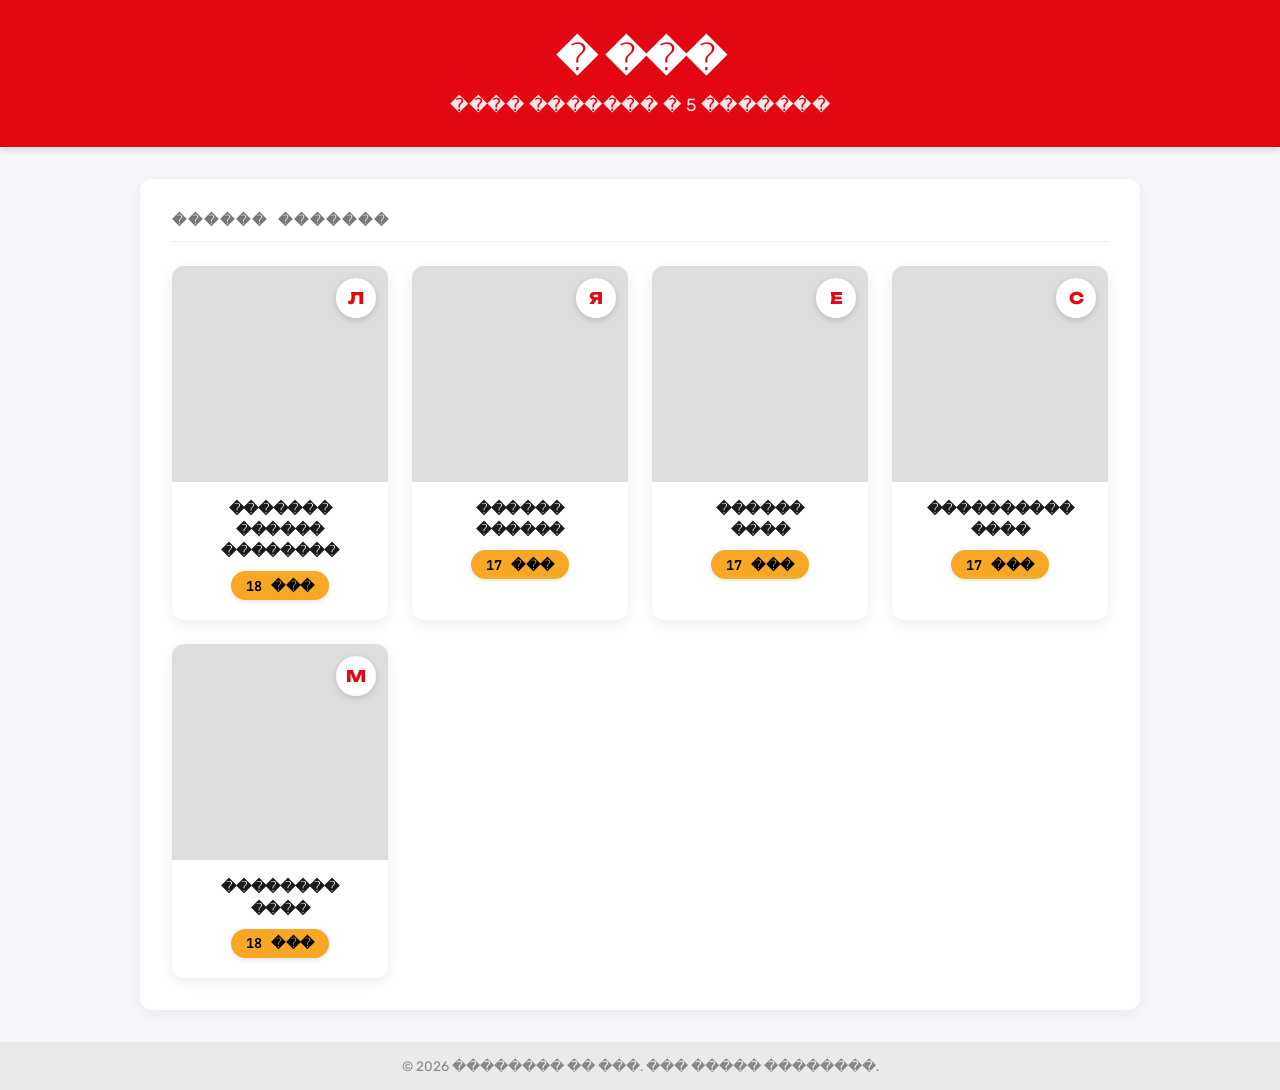
<file: about.html>
<!DOCTYPE html>
<html lang="ru">
<head>
    <meta charset="UTF-8">
    <meta name="viewport" content="width=device-width, initial-scale=1.0">
    <title>� ��� � ���� �������</title>
    <!-- ����������� ����� ������� -->
    <link rel="preconnect" href="https://fonts.googleapis.com">
    <link rel="preconnect" href="https://fonts.gstatic.com" crossorigin>
    <link href="https://fonts.googleapis.com/css2?family=Unbounded:wght@400;700;800&family=Rubik:wght@400;500;600&family=JetBrains+Mono:wght@700&display=swap" rel="stylesheet">
    <style>
        :root {
            --primary-color: #e30613; /* ��������� ������� */
            --secondary-color: #f9a825; /* ��������� ����� */
            --text-color: #333;
            --bg-color: #f4f6f9;
        }

        * {
            box-sizing: border-box;
        }

        body {
            font-family: 'Rubik', 'Segoe UI', Tahoma, Geneva, Verdana, sans-serif;
            margin: 0;
            padding: 0;
            background-color: var(--bg-color);
            color: var(--text-color);
            display: flex;
            flex-direction: column;
            min-height: 100vh;
        }

        header {
            background-color: var(--primary-color);
            color: white;
            text-align: center;
            padding: 2rem 1rem;
            box-shadow: 0 4px 6px rgba(0,0,0,0.1);
        }

            header h1 {
                font-family: 'Unbounded', sans-serif;
                margin: 0;
                font-size: 2.5rem;
                font-weight: 800;
                text-transform: uppercase;
                letter-spacing: -1px;
            }

            header p {
                font-family: 'Rubik', sans-serif;
                margin: 0.8rem 0 0 0;
                font-size: 1.1rem;
                font-weight: 400;
                opacity: 0.9;
                letter-spacing: 0.5px;
            }

        main {
            flex: 1;
            max-width: 1000px;
            width: 90%;
            margin: 2rem auto;
            background: white;
            padding: 2rem;
            border-radius: 12px;
            box-shadow: 0 4px 15px rgba(0,0,0,0.05);
        }

        .section-title {
            font-family: 'JetBrains Mono', monospace;
            font-size: 0.85rem;
            text-transform: uppercase;
            color: #777;
            font-weight: 700;
            letter-spacing: 2px;
            margin-bottom: 1.5rem;
            padding-bottom: 0.75rem;
            border-bottom: 1px solid #eee;
        }

        /* ---------- ����� �������� ---------- */
        .team-grid {
            display: grid;
            grid-template-columns: repeat(auto-fit, minmax(190px, 1fr));
            gap: 1.5rem;
        }

        .person-card {
            background: #fff;
            border-radius: 12px;
            overflow: hidden;
            box-shadow: 0 4px 15px rgba(0,0,0,0.07);
            text-align: center;
            transition: transform 0.2s, box-shadow 0.2s;
        }

            .person-card:hover {
                transform: translateY(-4px);
                box-shadow: 0 8px 22px rgba(0,0,0,0.12);
            }

        /* ---------- ���� ����������� ---------- */
        .photo {
            position: relative;
            width: 100%;
            aspect-ratio: 1 / 1;
            overflow: hidden;
            background: #ddd;
        }

            .photo png {
                display: block;
                width: 100%;
                height: 100%;
                transition: transform 0.35s ease;
            }

        .person-card:hover .photo png {
            transform: scale(1.06);
        }

        .photo .initial {
            font-family: 'Unbounded', sans-serif;
            position: absolute;
            top: 12px;
            right: 12px;
            width: 40px;
            height: 40px;
            border-radius: 50%;
            background: rgba(255, 255, 255, 0.95);
            color: var(--primary-color);
            font-size: 1rem;
            font-weight: 800;
            display: flex;
            align-items: center;
            justify-content: center;
            box-shadow: 0 2px 6px rgba(0,0,0,0.15);
        }

        .person-body {
            padding: 1rem 0.9rem 1.25rem;
        }

        .person-name {
            font-family: 'Unbounded', sans-serif;
            font-size: 0.95rem;
            font-weight: 700;
            line-height: 1.4;
            margin-bottom: 0.6rem;
            color: #1a1a1a;
            letter-spacing: -0.3px;
        }

        .person-age {
            font-family: 'JetBrains Mono', monospace;
            display: inline-block;
            background-color: var(--secondary-color);
            color: #000;
            font-size: 0.85rem;
            font-weight: 700;
            padding: 0.35rem 0.9rem;
            border-radius: 30px;
            box-shadow: 0 2px 4px rgba(0,0,0,0.1);
            letter-spacing: 0.5px;
        }

        footer {
            font-family: 'Rubik', sans-serif;
            text-align: center;
            padding: 1rem;
            font-size: 0.85rem;
            color: #888;
            background-color: #eaeaea;
        }

        @media (max-width: 480px) {
            header h1 {
                font-size: 1.6rem;
            }

            main {
                padding: 1.25rem;
            }

            .team-grid {
                gap: 1rem;
            }

            .person-name {
                font-size: 0.85rem;
            }
        }
    </style>
</head>
<body>

    <header>
        <h1>� ���</h1>
        <p>���� ������� � 5 �������</p>
    </header>

    <main>
        <div class="section-title">������ �������</div>

        <div class="team-grid">

            <!-- 1. ������� ������ ��������, 18 -->
            <article class="person-card">
                <div class="photo">
                    <png viewBox="0 0 300 300" role="img" aria-label="Фото: Лемешев Даниил Павлович">
                        <defs>
                            <linearGradient id="grad1" x1="0" y1="0" x2="1" y2="1">
                                <stop offset="0%" stop-color="#e30613" />
                                <stop offset="100%" stop-color="#8e0410" />
                            </linearGradient>
                        </defs>
                        <rect width="300" height="300" fill="url(#grad1)" />
                        <circle cx="150" cy="112" r="46" fill="rgba(255,255,255,0.92)" />
                        <path d="M55 300 C55 216 100 186 150 186 C200 186 245 216 245 300 Z"
                              fill="rgba(255,255,255,0.92)" />
                    </png>
                    <span class="initial">Л</span>
                </div>
                <div class="person-body">
                    <div class="person-name">�������<br>������ ��������</div>
                    <span class="person-age">18 ���</span>
                </div>
            </article>

            <!-- 2. ������ ������, 17 -->
            <article class="person-card">
                <div class="photo">
                    <png viewBox="0 0 300 300" role="img" aria-label="Фото: Янусов Даниил">
                        <defs>
                            <linearGradient id="grad2" x1="0" y1="0" x2="1" y2="1">
                                <stop offset="0%" stop-color="#f9a825" />
                                <stop offset="100%" stop-color="#c46b00" />
                            </linearGradient>
                        </defs>
                        <rect width="300" height="300" fill="url(#grad2)" />
                        <circle cx="150" cy="112" r="46" fill="rgba(255,255,255,0.92)" />
                        <path d="M55 300 C55 216 100 186 150 186 C200 186 245 216 245 300 Z"
                              fill="rgba(255,255,255,0.92)" />
                    </png>
                    <span class="initial">Я</span>
                </div>
                <div class="person-body">
                    <div class="person-name">������<br>������</div>
                    <span class="person-age">17 ���</span>
                </div>
            </article>

            <!-- 3. ������ ����, 17 -->
            <article class="person-card">
                <div class="photo">
                    <png viewBox="0 0 300 300" role="img" aria-label="Фото: Егоров Илья">
                        <defs>
                            <linearGradient id="grad3" x1="0" y1="0" x2="1" y2="1">
                                <stop offset="0%" stop-color="#2d6cdf" />
                                <stop offset="100%" stop-color="#16357a" />
                            </linearGradient>
                        </defs>
                        <rect width="300" height="300" fill="url(#grad3)" />
                        <circle cx="150" cy="112" r="46" fill="rgba(255,255,255,0.92)" />
                        <path d="M55 300 C55 216 100 186 150 186 C200 186 245 216 245 300 Z"
                              fill="rgba(255,255,255,0.92)" />
                    </png>
                    <span class="initial">Е</span>
                </div>
                <div class="person-body">
                    <div class="person-name">������<br>����</div>
                    <span class="person-age">17 ���</span>
                </div>
            </article>

            <!-- 4. ���������� ����, 17 -->
            <article class="person-card">
                <div class="photo">
                    <png viewBox="0 0 300 300" role="img" aria-label="Фото: Сафроненко Игорь">
                        <defs>
                            <linearGradient id="grad4" x1="0" y1="0" x2="1" y2="1">
                                <stop offset="0%" stop-color="#16a085" />
                                <stop offset="100%" stop-color="#0a5c4c" />
                            </linearGradient>
                        </defs>
                        <rect width="300" height="300" fill="url(#grad4)" />
                        <circle cx="150" cy="112" r="46" fill="rgba(255,255,255,0.92)" />
                        <path d="M55 300 C55 216 100 186 150 186 C200 186 245 216 245 300 Z"
                              fill="rgba(255,255,255,0.92)" />
                    </png>
                    <span class="initial">С</span>
                </div>
                <div class="person-body">
                    <div class="person-name">����������<br>����</div>
                    <span class="person-age">17 ���</span>
                </div>
            </article>

            <!-- 5. �������� ����, 18 -->
            <article class="person-card">
                <div class="photo">
                    <png viewBox="0 0 300 300" role="img" aria-label="Фото: Смирнова Маша">
                        <defs>
                            <linearGradient id="grad5" x1="0" y1="0" x2="1" y2="1">
                                <stop offset="0%" stop-color="#8e44ad" />
                                <stop offset="100%" stop-color="#552270" />
                            </linearGradient>
                        </defs>
                        <rect width="300" height="300" fill="url(#grad5)" />
                        <circle cx="150" cy="112" r="46" fill="rgba(255,255,255,0.92)" />
                        <path d="M55 300 C55 216 100 186 150 186 C200 186 245 216 245 300 Z"
                              fill="rgba(255,255,255,0.92)" />
                    </png>
                    <span class="initial">М</span>
                </div>
                <div class="person-body">
                    <div class="person-name">��������<br>����</div>
                    <span class="person-age">18 ���</span>
                </div>
            </article>

        </div>
    </main>

    <footer>
        &copy; 2026 �������� �� ���. ��� ����� ��������.
    </footer>

</body>
</html>
</file>
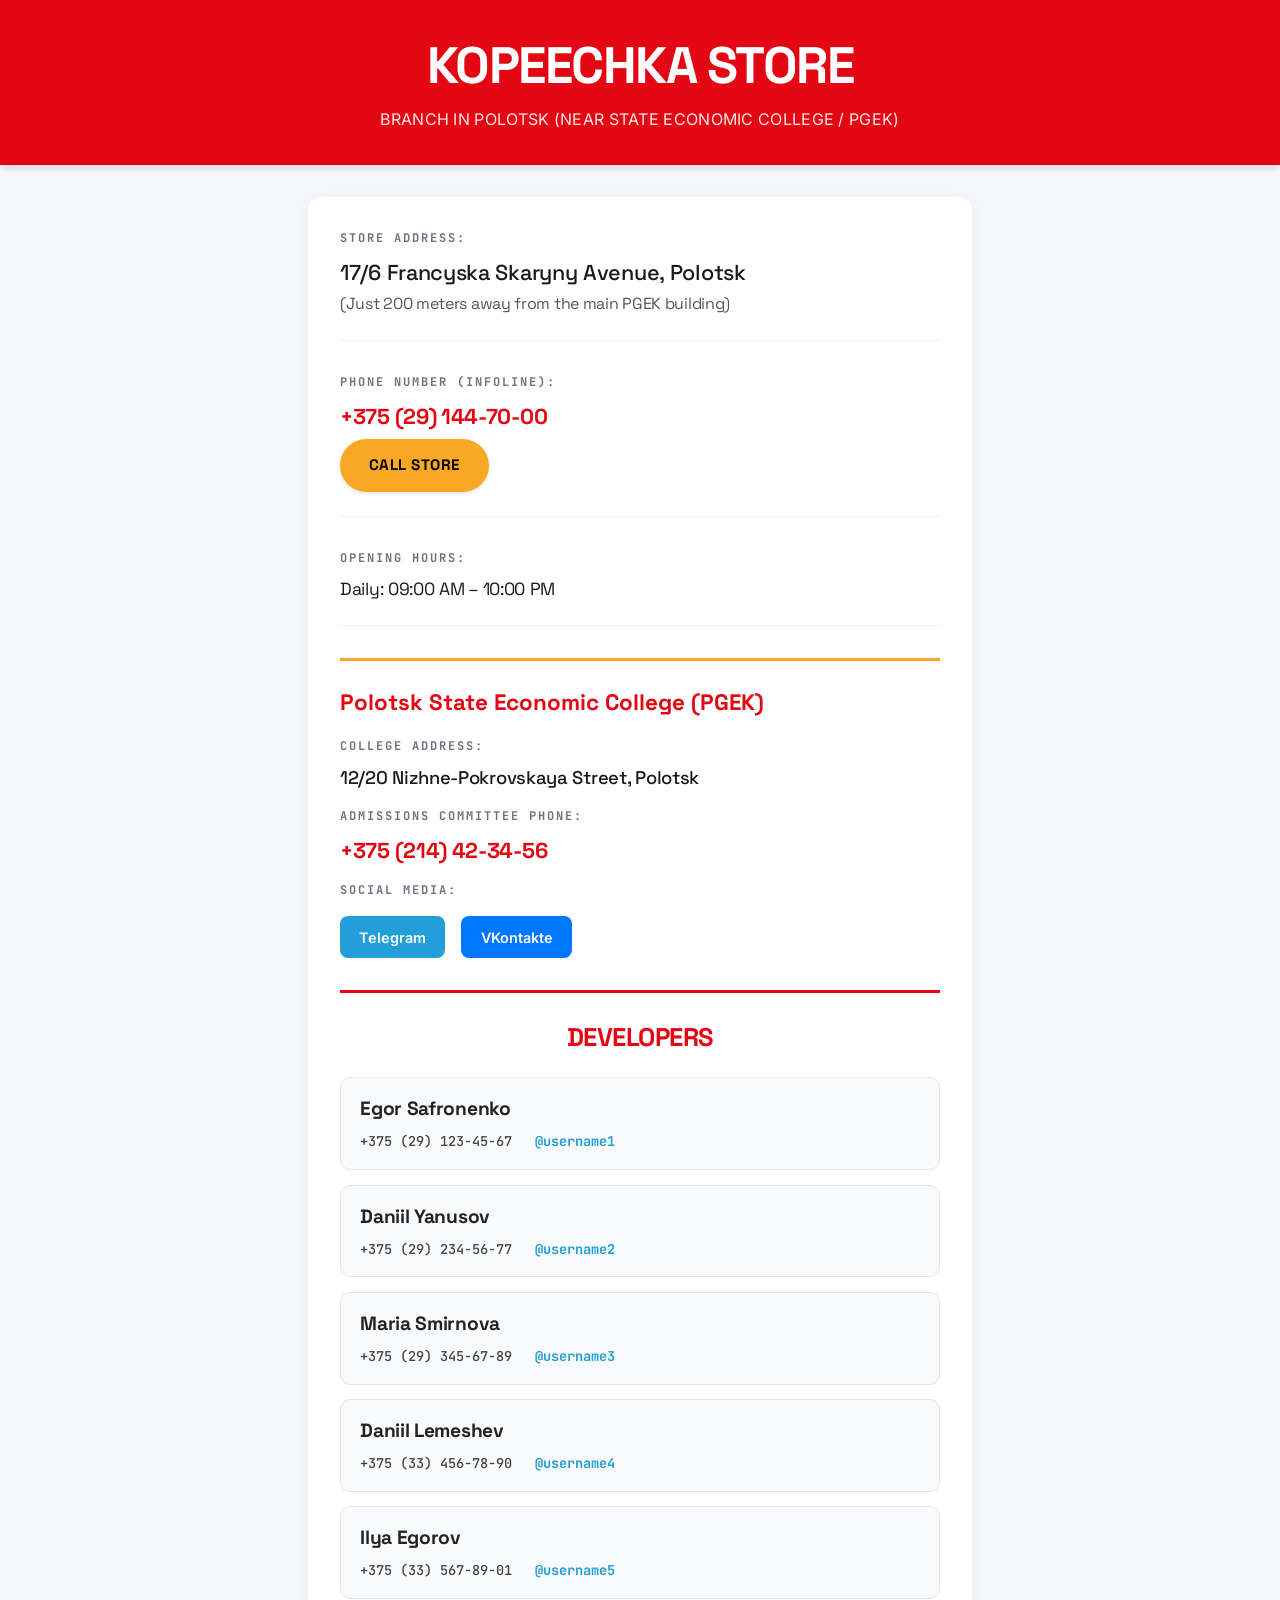
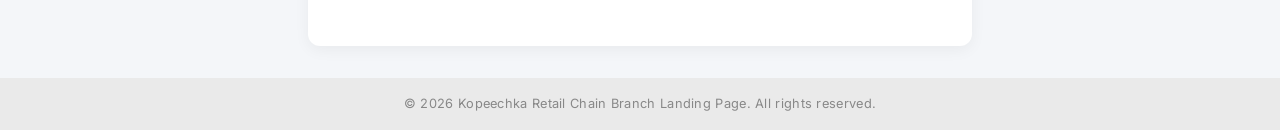
<file: contacts.html>
<!DOCTYPE html>
<html lang="en">
<head>
    <meta charset="UTF-8">
    <meta name="viewport" content="width=device-width, initial-scale=1.0">
    <title>Kopeechka Store near PGEK in Polotsk - Contacts</title>
    <link rel="preconnect" href="https://fonts.googleapis.com">
    <link rel="preconnect" href="https://fonts.gstatic.com" crossorigin>
    <link href="https://fonts.googleapis.com/css2?family=Space+Grotesk:wght@400;500;700&family=Inter:wght@400;500;600;700&family=JetBrains+Mono:wght@500;700&display=swap" rel="stylesheet">
    <style>
        :root {
            --primary-color: #e30613;
            --secondary-color: #f9a825;
            --text-color: #1a1a1a;
            --bg-color: #f4f6f9;
            --tg-color: #229ED9;
            --muted: #6b7280;
            --vk-color: #0077FF;
        }

        body {
            font-family: 'Inter', 'Segoe UI', Tahoma, Geneva, Verdana, sans-serif;
            margin: 0;
            padding: 0;
            background-color: var(--bg-color);
            color: var(--text-color);
            display: flex;
            flex-direction: column;
            min-height: 100vh;
            font-size: 16px;
            line-height: 1.6;
        }

        header {
            background-color: var(--primary-color);
            color: white;
            text-align: center;
            padding: 2.5rem 1rem 2rem;
            box-shadow: 0 4px 6px rgba(0,0,0,0.1);
        }

            header h1 {
                font-family: 'Space Grotesk', sans-serif;
                margin: 0;
                font-size: 3.2rem;
                font-weight: 700;
                text-transform: uppercase;
                letter-spacing: -1.5px;
                line-height: 1;
            }

            header p {
                font-family: 'Inter', sans-serif;
                margin: 1rem 0 0 0;
                font-size: 1rem;
                font-weight: 400;
                letter-spacing: 0.3px;
                opacity: 0.9;
                text-transform: uppercase;
            }

        main {
            flex: 1;
            max-width: 600px;
            width: 90%;
            margin: 2rem auto;
            background: white;
            padding: 2rem;
            border-radius: 12px;
            box-shadow: 0 4px 15px rgba(0,0,0,0.05);
        }

        .info-block {
            margin-bottom: 2rem;
            padding-bottom: 1.5rem;
            border-bottom: 1px solid #eee;
        }

            .info-block:last-child {
                margin-bottom: 0;
                padding-bottom: 0;
                border-bottom: none;
            }

        .label {
            font-family: 'JetBrains Mono', monospace;
            font-size: 0.75rem;
            text-transform: uppercase;
            color: var(--muted);
            font-weight: 700;
            letter-spacing: 2px;
            margin-bottom: 0.6rem;
            display: block;
        }

        .value {
            font-family: 'Space Grotesk', sans-serif;
            font-size: 1.35rem;
            font-weight: 500;
            line-height: 1.35;
            letter-spacing: -0.3px;
        }

            .value a {
                color: var(--primary-color);
                text-decoration: none;
                transition: color 0.2s;
                font-weight: 700;
            }

                .value a:hover {
                    color: #b3000b;
                    text-decoration: underline;
                }

        .btn-call {
            font-family: 'Space Grotesk', sans-serif;
            display: inline-block;
            background-color: var(--secondary-color);
            color: #000;
            padding: 0.9rem 1.8rem;
            border-radius: 30px;
            font-weight: 700;
            font-size: 0.95rem;
            letter-spacing: 0.5px;
            text-transform: uppercase;
            text-decoration: none;
            margin-top: 0.5rem;
            box-shadow: 0 2px 4px rgba(0,0,0,0.1);
            transition: transform 0.2s, box-shadow 0.2s;
        }

            .btn-call:hover {
                transform: translateY(-2px);
                box-shadow: 0 4px 8px rgba(0,0,0,0.15);
                color: #000;
            }

        /* Developers section */
        .developers-section {
            margin-top: 2rem;
            padding-top: 1.5rem;
            border-top: 3px solid var(--primary-color);
        }

        .developers-title {
            font-family: 'Space Grotesk', sans-serif;
            font-size: 1.6rem;
            font-weight: 700;
            color: var(--primary-color);
            text-transform: uppercase;
            letter-spacing: -0.5px;
            margin: 0 0 1.2rem 0;
            text-align: center;
        }

        .dev-card {
            background: #f9fafb;
            border: 1px solid #e5e7eb;
            border-radius: 10px;
            padding: 1rem 1.2rem;
            margin-bottom: 0.9rem;
            transition: box-shadow 0.2s, transform 0.2s;
        }

            .dev-card:hover {
                box-shadow: 0 4px 10px rgba(0,0,0,0.08);
                transform: translateY(-1px);
            }

        .dev-name {
            font-family: 'Space Grotesk', sans-serif;
            font-weight: 700;
            font-size: 1.2rem;
            letter-spacing: -0.3px;
            margin-bottom: 0.4rem;
            color: #222;
        }

        .dev-contacts {
            font-family: 'JetBrains Mono', monospace;
            display: flex;
            flex-wrap: wrap;
            gap: 0.6rem 1.4rem;
            font-size: 0.85rem;
            font-weight: 500;
        }

            .dev-contacts a {
                text-decoration: none;
                color: #444;
                display: inline-flex;
                align-items: center;
                gap: 0.3rem;
                transition: color 0.2s;
            }

                .dev-contacts a:hover {
                    color: var(--primary-color);
                }

            .dev-contacts .tg-link {
                color: var(--tg-color);
                font-weight: 700;
            }

                .dev-contacts .tg-link:hover {
                    color: #1a7fb0;
                    text-decoration: underline;
                }

        /* Стили для новых контактов колледжа */
        #contacts {
            margin-top: 2rem;
            padding-top: 1.5rem;
            border-top: 3px solid var(--secondary-color);
        }

        .college-title {
            font-family: 'Space Grotesk', sans-serif;
            font-size: 1.4rem;
            font-weight: 700;
            color: var(--primary-color);
            margin: 0 0 1rem 0;
        }

        .social-links {
            display: flex;
            gap: 1rem;
            margin-top: 1rem;
        }

        .social-btn {
            display: inline-flex;
            align-items: center;
            gap: 0.5rem;
            padding: 0.6rem 1.2rem;
            border-radius: 8px;
            text-decoration: none;
            font-weight: 600;
            font-size: 0.9rem;
            transition: opacity 0.2s, transform 0.2s;
        }

            .social-btn:hover {
                opacity: 0.85;
                transform: translateY(-1px);
            }

            .social-btn.tg {
                background-color: var(--tg-color);
                color: white;
            }

            .social-btn.vk {
                background-color: var(--vk-color);
                color: white;
            }

        footer {
            font-family: 'Inter', sans-serif;
            text-align: center;
            padding: 1rem;
            font-size: 0.8rem;
            letter-spacing: 0.3px;
            color: #888;
            background-color: #eaeaea;
        }
    </style>
</head>
<body>

    <header>
        <h1>Kopeechka Store</h1>
        <p>Branch in Polotsk (Near State Economic College / PGEK)</p>
    </header>

    <main>
        <div class="info-block">
            <span class="label">Store Address:</span>
            <div class="value">
                17/6 Francyska Skaryny Avenue, Polotsk<br>
                <span style="font-size: 1rem; font-weight: normal; color: #555;">
                    (Just 200 meters away from the main PGEK building)
                </span>
            </div>
        </div>

        <div class="info-block">
            <span class="label">Phone Number (Infoline):</span>
            <div class="value">
                <a href="tel:+375291447000">+375 (29) 144-70-00</a>
            </div>
            <a href="tel:+375291447000" class="btn-call">Call Store</a>
        </div>

        <div class="info-block">
            <span class="label">Opening Hours:</span>
            <div class="value" style="font-size: 1.1rem; font-weight: normal;">
                Daily: 09:00 AM – 10:00 PM
            </div>
        </div>

        <!-- Блок контактов колледжа -->
        <div id="contacts">
            <h2 class="college-title">Polotsk State Economic College (PGEK)</h2>

            <div class="info-block" style="border-bottom: none; padding-bottom: 0; margin-bottom: 1rem;">
                <span class="label">College Address:</span>
                <div class="value" style="font-size: 1.15rem;">
                    12/20 Nizhne-Pokrovskaya Street, Polotsk
                </div>
            </div>

            <div class="info-block" style="border-bottom: none; padding-bottom: 0; margin-bottom: 1rem;">
                <span class="label">Admissions Committee Phone:</span>
                <div class="value">
                    <a href="tel:+375214423456">+375 (214) 42-34-56</a>
                </div>
            </div>

            <div class="info-block" style="border-bottom: none; padding-bottom: 0; margin-bottom: 1rem;">
                <span class="label">Social Media:</span>
                <div class="social-links">
                    <a href="https://t.me/pgek_official" target="_blank" class="social-btn tg">
                        Telegram
                    </a>
                    <a href="https://vk.com/pgek_official" target="_blank" class="social-btn vk">
                        VKontakte
                    </a>
                </div>
            </div>
        </div>

        <!-- Developers Section -->
        <div class="developers-section">
            <h2 class="developers-title">Developers</h2>

            <div class="dev-card">
                <div class="dev-name">Egor Safronenko</div>
                <div class="dev-contacts">
                    <a href="tel:+375291234567">+375 (29) 123-45-67</a>
                    <a href="https://t.me/username1" target="_blank" class="tg-link">@username1</a>
                </div>
            </div>

            <div class="dev-card">
                <div class="dev-name">Daniil Yanusov</div>
                <div class="dev-contacts">
                    <a href="tel:+375292345677">+375 (29) 234-56-77</a>
                    <a href="https://t.me/username2" target="_blank" class="tg-link">@username2</a>
                </div>
            </div>

            <div class="dev-card">
                <div class="dev-name">Maria Smirnova</div>
                <div class="dev-contacts">
                    <a href="tel:+375293456789">+375 (29) 345-67-89</a>
                    <a href="https://t.me/username3" target="_blank" class="tg-link">@username3</a>
                </div>
            </div>

            <div class="dev-card">
                <div class="dev-name">Daniil Lemeshev</div>
                <div class="dev-contacts">
                    <a href="tel:+375334567890">+375 (33) 456-78-90</a>
                    <a href="https://t.me/username4" target="_blank" class="tg-link">@username4</a>
                </div>
            </div>
            <div class="dev-card">
                <div class="dev-name">Ilya Egorov</div>
                <div class="dev-contacts">
                    <a href="tel:+375335678901">+375 (33) 567-89-01</a>
                    <a href="https://t.me/username5" target="_blank" class="tg-link">@username5</a>
                </div>
            </div>
        </div>
    </main>

    <footer>
        &copy; 2026 Kopeechka Retail Chain Branch Landing Page. All rights reserved.
    </footer>

</body>
</html>
</file>
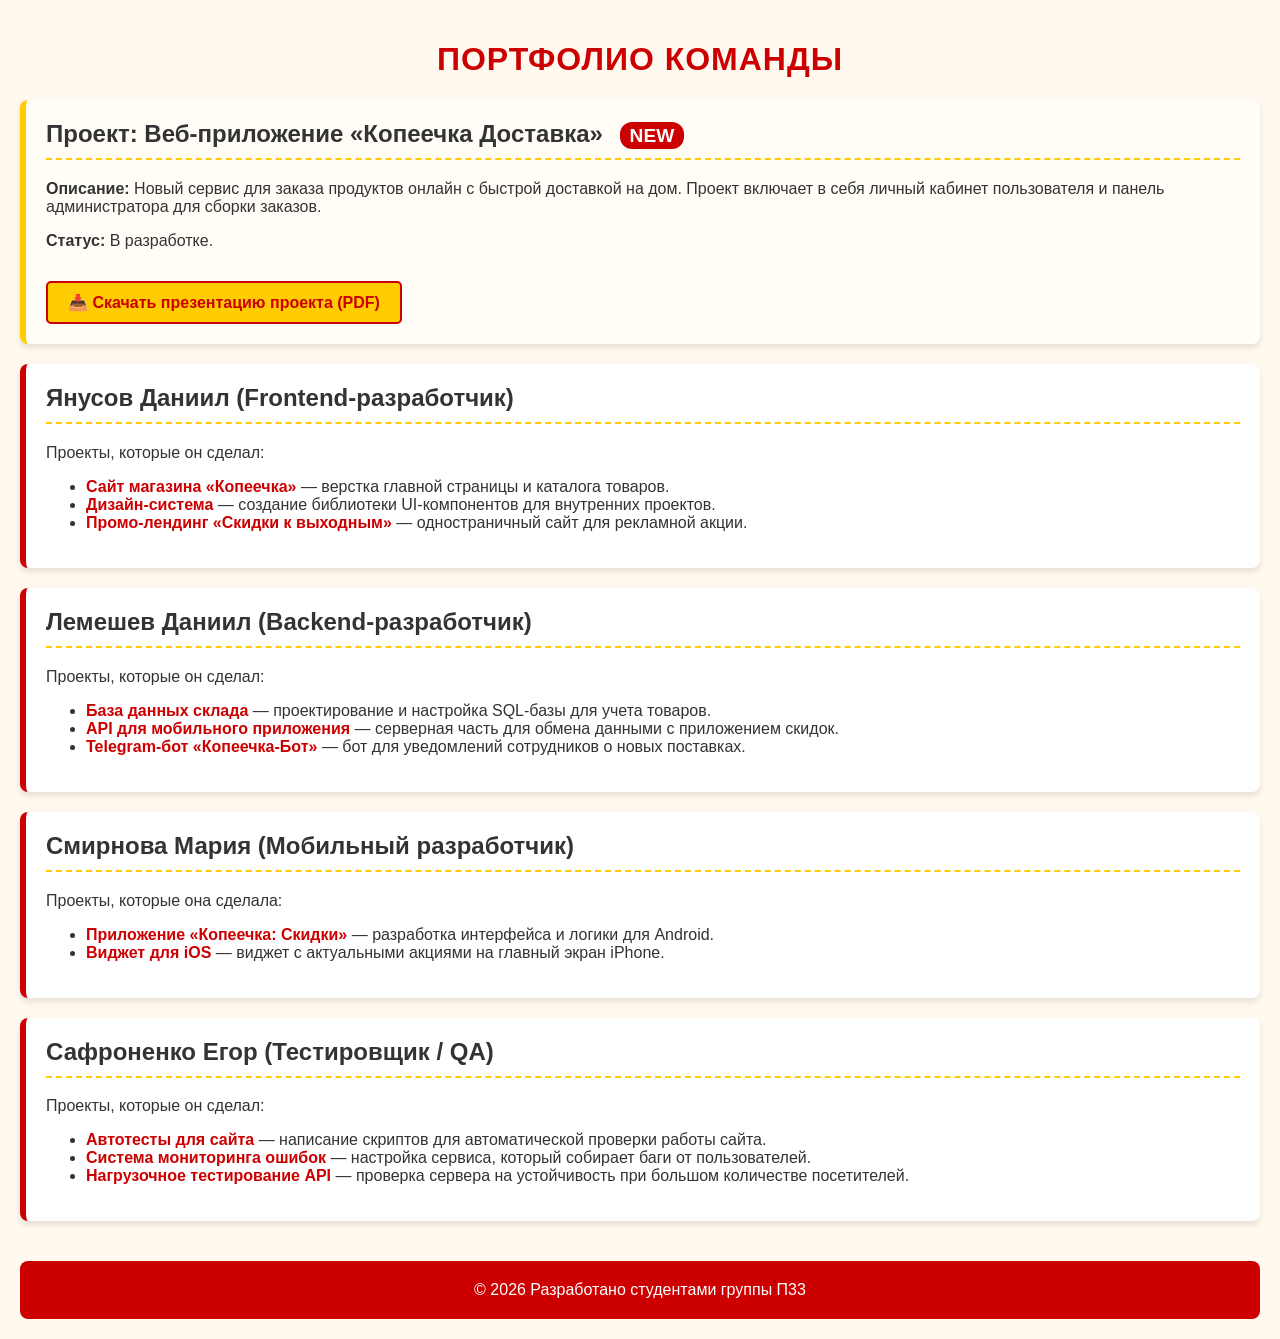
<file: projects.html>
<!DOCTYPE html>
<html lang="ru">
<head>
    <meta charset="UTF-8">
    <title>Проекты разработчиков</title>
    <!-- Подключаем внешний файл стилей -->
    <link rel="stylesheet" href="style.css">
</head>
<body>

    <h1>Портфолио команды</h1>

    <!-- НОВЫЙ ПРОЕКТ С ПРЕЗЕНТАЦИЕЙ -->
    <div class="developer new-project">
        <h2>Проект: Веб-приложение «Копеечка Доставка» <span class="new-badge">NEW</span></h2>
        <p><strong>Описание:</strong> Новый сервис для заказа продуктов онлайн с быстрой доставкой на дом. Проект включает в себя личный кабинет пользователя и панель администратора для сборки заказов.</p>
        <p><strong>Статус:</strong> В разработке.</p>

        <!-- Ссылка на скачивание презентации -->
        <a href="presentation.pdf" class="download-btn" download>📥 Скачать презентацию проекта (PDF)</a>
    </div>

    <!-- Разработчик 1 -->
    <div class="developer">
        <h2>Янусов Даниил (Frontend-разработчик)</h2>
        <p>Проекты, которые он сделал:</p>
        <ul>
            <li><span class="project-name">Сайт магазина «Копеечка»</span> — верстка главной страницы и каталога товаров.</li>
            <li><span class="project-name">Дизайн-система</span> — создание библиотеки UI-компонентов для внутренних проектов.</li>
            <li><span class="project-name">Промо-лендинг «Скидки к выходным»</span> — одностраничный сайт для рекламной акции.</li>
        </ul>
    </div>

    <!-- Разработчик 2 -->
    <div class="developer">
        <h2>Лемешев Даниил (Backend-разработчик)</h2>
        <p>Проекты, которые он сделал:</p>
        <ul>
            <li><span class="project-name">База данных склада</span> — проектирование и настройка SQL-базы для учета товаров.</li>
            <li><span class="project-name">API для мобильного приложения</span> — серверная часть для обмена данными с приложением скидок.</li>
            <li><span class="project-name">Telegram-бот «Копеечка-Бот»</span> — бот для уведомлений сотрудников о новых поставках.</li>
        </ul>
    </div>

    <!-- Разработчик 3 -->
    <div class="developer">
        <h2>Смирнова Мария (Мобильный разработчик)</h2>
        <p>Проекты, которые она сделала:</p>
        <ul>
            <li><span class="project-name">Приложение «Копеечка: Скидки»</span> — разработка интерфейса и логики для Android.</li>
            <li><span class="project-name">Виджет для iOS</span> — виджет с актуальными акциями на главный экран iPhone.</li>
        </ul>
    </div>

    <!-- Разработчик 4 -->
    <div class="developer">
        <h2>Сафроненко Егор (Тестировщик / QA)</h2>
        <p>Проекты, которые он сделал:</p>
        <ul>
            <li><span class="project-name">Автотесты для сайта</span> — написание скриптов для автоматической проверки работы сайта.</li>
            <li><span class="project-name">Система мониторинга ошибок</span> — настройка сервиса, который собирает баги от пользователей.</li>
            <li><span class="project-name">Нагрузочное тестирование API</span> — проверка сервера на устойчивость при большом количестве посетителей.</li>
        </ul>
    </div>
    <!-- ... тут заканчиваются ваши блоки <div> с разработчиками ... -->
    <!-- Самый низ страницы: Футер -->
    <footer>
        © 2026 Разработано студентами группы П33
    </footer>

</body>
</html>
</body>
</html>
</file>
<file: style.css>
/* Общие настройки страницы */
body {
    font-family: Arial, sans-serif;
    margin: 0;
    padding: 20px;
    background-color: #fff9f0; /* Слегка желтоватый фон, как в магазине */
    color: #333;
}

/* Главный заголовок */
h1 {
    text-align: center;
    color: #cc0000; /* Фирменный красный */
    text-transform: uppercase;
    letter-spacing: 1px;
}

/* Карточки разработчиков */
.developer {
    background: white;
    padding: 20px;
    margin-bottom: 20px;
    border-radius: 8px;
    box-shadow: 0 4px 6px rgba(0,0,0,0.1);
    border-left: 6px solid #cc0000; /* Красная полоска слева */
}

/* Заголовки внутри карточек */
h2 {
    color: #333;
    border-bottom: 2px dashed #ffcc00; /* Желтый пунктир, как на ценниках */
    padding-bottom: 10px;
    margin-top: 0;
}

/* Названия проектов */
.project-name {
    font-weight: bold;
    color: #cc0000; /* Красный текст */
}

/* Выделение нового проекта */
.new-project {
    border-left: 6px solid #ffcc00; /* Желтая полоска для нового */
    background-color: #fffdf5;
}

/* Бейдж NEW */
.new-badge {
    background-color: #cc0000;
    color: white;
    padding: 3px 10px;
    border-radius: 12px;
    font-size: 0.8em;
    margin-left: 10px;
    vertical-align: middle;
}

/* Кнопка скачивания */
.download-btn {
    display: inline-block;
    margin-top: 15px;
    padding: 10px 20px;
    background-color: #ffcc00; /* Желтая кнопка */
    color: #cc0000; /* Красный текст */
    text-decoration: none;
    border-radius: 5px;
    font-weight: bold;
    transition: background-color 0.3s;
    border: 2px solid #cc0000; /* Красная рамка */
}

    .download-btn:hover {
        background-color: #e6b800; /* Чуть темнее при наведении */
    }

/* Подвал сайта (Футер) */
footer {
    text-align: center;
    margin-top: 40px;
    padding: 20px;
    background-color: #cc0000; /* Красный подвал */
    color: white; /* Белый текст */
    font-size: 1em;
    border-radius: 8px;
}
</file>
